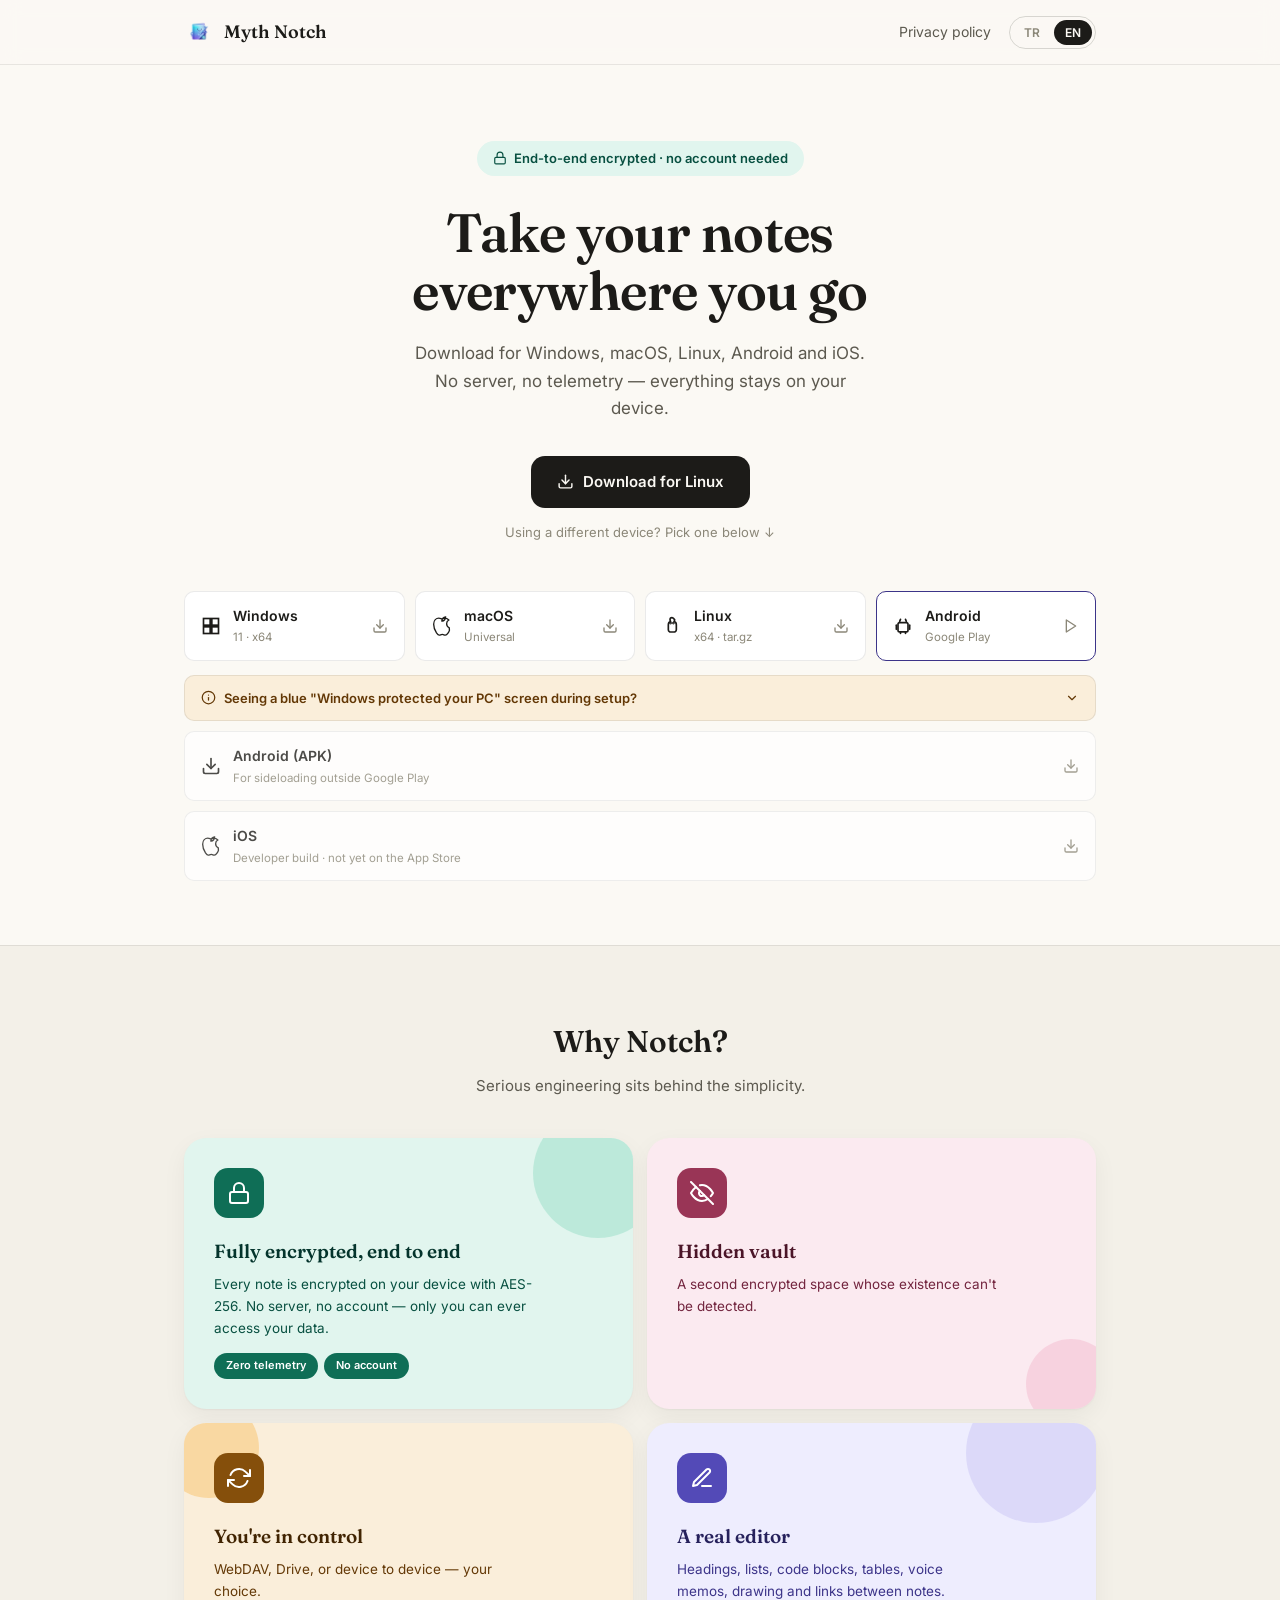
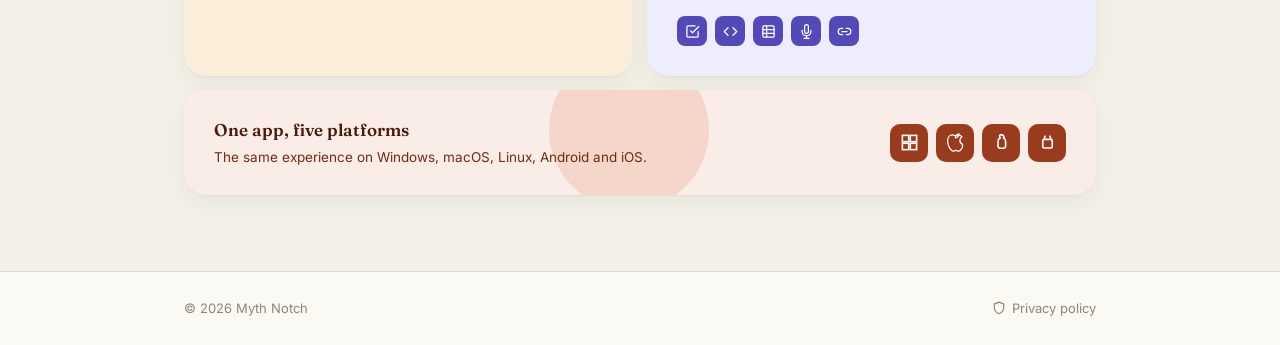
<file: index.html>
<!doctype html>
<html lang="tr">
<head>
<meta charset="utf-8">
<meta name="viewport" content="width=device-width, initial-scale=1">
<title>Myth Notch — Download</title>
<meta name="description" content="Myth Notch: local-first, end-to-end encrypted notes for Windows, macOS, Linux, Android and iOS.">
<link rel="icon" href="data:,">
<link rel="preconnect" href="https://fonts.googleapis.com">
<link rel="preconnect" href="https://fonts.gstatic.com" crossorigin>
<link href="https://fonts.googleapis.com/css2?family=Fraunces:wght@500;600&family=Inter:wght@400;500;600&display=swap" rel="stylesheet">
<link rel="stylesheet" href="assets/css/style.css">
</head>
<body>

<header class="site-header">
  <div class="container">
    <a href="./" class="brand-mark">
      <img src="assets/icons/logo.png" alt="Myth Notch Logo" class="brand-logo" />
      Myth Notch
    </a>
    <div class="header-actions">
      <a class="privacy-link" href="privacy/">
        <span data-lang="tr">Gizlilik politikası</span><span data-lang="en">Privacy policy</span>
      </a>
      <div class="lang-toggle">
        <button type="button" data-set-lang="tr">TR</button>
        <button type="button" data-set-lang="en">EN</button>
      </div>
    </div>
  </div>
</header>

<section class="hero">
  <div class="container">
    <div class="hero-badge">
      <svg viewBox="0 0 24 24" fill="none" stroke="currentColor" stroke-width="2" stroke-linecap="round" stroke-linejoin="round"><rect x="3" y="11" width="18" height="11" rx="2" ry="2"/><path d="M7 11V7a5 5 0 0 1 10 0v4"/></svg>
      <span data-lang="tr">Uçtan uca şifreli · hesap gerektirmez</span>
      <span data-lang="en">End-to-end encrypted · no account needed</span>
    </div>

    <h1>
      <span data-lang="tr">Notlarını her yerde<br>yanında taşı</span>
      <span data-lang="en">Take your notes<br>everywhere you go</span>
    </h1>

    <p class="lead">
      <span data-lang="tr">Windows, macOS, Linux, Android ve iOS için indir. Sunucu yok, telemetri yok — her şey senin cihazında.</span>
      <span data-lang="en">Download for Windows, macOS, Linux, Android and iOS. No server, no telemetry — everything stays on your device.</span>
    </p>

    <a id="hero-cta" class="cta-primary" href="#" data-dl="windows">
      <svg viewBox="0 0 24 24" fill="none" stroke="currentColor" stroke-width="2" stroke-linecap="round" stroke-linejoin="round"><path d="M21 15v4a2 2 0 0 1-2 2H5a2 2 0 0 1-2-2v-4"/><polyline points="7 10 12 15 17 10"/><line x1="12" y1="15" x2="12" y2="3"/></svg>
      <span class="cta-label">Windows için indir</span>
    </a>

    <p class="hero-hint">
      <span data-lang="tr">Farklı bir cihaz mı kullanıyorsun? Aşağıdan seç ↓</span>
      <span data-lang="en">Using a different device? Pick one below ↓</span>
    </p>
  </div>
</section>

<section class="platform-strip">
  <div class="container">
    <div class="platform-grid">

      <a class="platform-row" href="#" data-dl="windows">
        <svg class="icon" viewBox="0 0 24 24" fill="none" stroke="currentColor" stroke-width="2"><rect x="3" y="3" width="8" height="8"/><rect x="13" y="3" width="8" height="8"/><rect x="3" y="13" width="8" height="8"/><rect x="13" y="13" width="8" height="8"/></svg>
        <span class="info">
          <p class="name">Windows</p>
          <p class="sub">11 · x64</p>
        </span>
        <svg class="dl-icon" viewBox="0 0 24 24" fill="none" stroke="currentColor" stroke-width="2" stroke-linecap="round" stroke-linejoin="round"><path d="M21 15v4a2 2 0 0 1-2 2H5a2 2 0 0 1-2-2v-4"/><polyline points="7 10 12 15 17 10"/><line x1="12" y1="15" x2="12" y2="3"/></svg>
      </a>

      <a class="platform-row" href="#" data-dl="macos">
        <svg class="icon" viewBox="0 0 24 24" fill="none" stroke="currentColor" stroke-width="1.6"><path d="M16.365 1.43c0 1.14-.493 2.27-1.177 3.08-.744.9-1.99 1.57-2.987 1.57-.12 0-.23-.02-.3-.03-.01-.06-.04-.22-.04-.39 0-1.15.572-2.27 1.206-2.98.804-.94 2.142-1.64 3.248-1.68.03.13.05.28.05.43zm4.565 15.71c-.03.07-.463 1.58-1.518 3.12-.945 1.34-1.94 2.71-3.43 2.71-1.517 0-1.9-.884-3.63-.884-1.698 0-2.302.913-3.67.913-1.377 0-2.332-1.436-3.428-2.988C2.936 16.53 2 13.14 2 9.928c0-4.86 3.14-7.462 6.246-7.462 1.622 0 2.98.921 3.667.921.673 0 2.207-1.07 3.87-.921 1.03.086 2.925.474 4.34 2.35-.113.07-2.594 1.51-2.567 4.5.03 3.633 3.18 4.842 3.174 4.85z"/></svg>
        <span class="info">
          <p class="name">macOS</p>
          <p class="sub">Universal</p>
        </span>
        <svg class="dl-icon" viewBox="0 0 24 24" fill="none" stroke="currentColor" stroke-width="2" stroke-linecap="round" stroke-linejoin="round"><path d="M21 15v4a2 2 0 0 1-2 2H5a2 2 0 0 1-2-2v-4"/><polyline points="7 10 12 15 17 10"/><line x1="12" y1="15" x2="12" y2="3"/></svg>
      </a>

      <a class="platform-row" href="#" data-dl="linux">
        <svg class="icon" viewBox="0 0 24 24" fill="none" stroke="currentColor" stroke-width="2" stroke-linecap="round" stroke-linejoin="round"><path d="M12 2c-1.4 0-2.4 1.1-2.4 2.5 0 .8.3 1.5.8 1.9-1.6.6-2.8 2.2-2.8 4.1v6.1c0 .9.5 1.7 1.2 2.2.4.3.8.4 1.3.4h4.6c.5 0 .9-.1 1.3-.4.7-.5 1.2-1.3 1.2-2.2v-6.1c0-1.9-1.2-3.5-2.8-4.1.5-.4.8-1.1.8-1.9C14.4 3.1 13.4 2 12 2z"/><circle cx="10.3" cy="8.5" r=".6"/><circle cx="13.7" cy="8.5" r=".6"/></svg>
        <span class="info">
          <p class="name">Linux</p>
          <p class="sub">x64 · tar.gz</p>
        </span>
        <svg class="dl-icon" viewBox="0 0 24 24" fill="none" stroke="currentColor" stroke-width="2" stroke-linecap="round" stroke-linejoin="round"><path d="M21 15v4a2 2 0 0 1-2 2H5a2 2 0 0 1-2-2v-4"/><polyline points="7 10 12 15 17 10"/><line x1="12" y1="15" x2="12" y2="3"/></svg>
      </a>

      <a class="platform-row recommended" href="#" data-dl="android">
        <svg class="icon" viewBox="0 0 24 24" fill="none" stroke="currentColor" stroke-width="2" stroke-linecap="round" stroke-linejoin="round"><rect x="6" y="8" width="12" height="11" rx="2"/><line x1="9" y1="4" x2="8" y2="6.5"/><line x1="15" y1="4" x2="16" y2="6.5"/><line x1="4" y1="11" x2="4" y2="16"/><line x1="20" y1="11" x2="20" y2="16"/><line x1="9" y1="19" x2="9" y2="21"/><line x1="15" y1="19" x2="15" y2="21"/></svg>
        <span class="info">
          <p class="name">Android</p>
          <p class="sub">Google Play</p>
        </span>
        <svg class="dl-icon" viewBox="0 0 24 24" fill="none" stroke="currentColor" stroke-width="2" stroke-linecap="round" stroke-linejoin="round"><polygon points="5 3 19 12 5 21 5 3"/></svg>
      </a>

    </div>
    <details class="smartscreen-note">
      <summary>
        <svg viewBox="0 0 24 24" fill="none" stroke="currentColor" stroke-width="2" stroke-linecap="round" stroke-linejoin="round"><circle cx="12" cy="12" r="10"/><line x1="12" y1="16" x2="12" y2="12"/><line x1="12" y1="8" x2="12.01" y2="8"/></svg>
        <span data-lang="tr">Kurulumda "Windows, bilgisayarınızı korudu" diyen mavi bir ekran mı çıktı?</span>
        <span data-lang="en">Seeing a blue "Windows protected your PC" screen during setup?</span>
        <svg class="chevron" viewBox="0 0 24 24" fill="none" stroke="currentColor" stroke-width="2" stroke-linecap="round" stroke-linejoin="round"><polyline points="6 9 12 15 18 9"/></svg>
      </summary>
      <p data-lang="tr">Bu tamamen normal. Kurulumu başlattığında önce "Windows, bilgisayarınızı korudu" başlıklı mavi bir ekran çıkar — Microsoft Defender SmartScreen'in henüz tanımadığı uygulamalar için gösterdiği standart uyarıdır. "Daha fazla bilgi" bağlantısına, sonra çıkan "Yine de çalıştır" butonuna tıkla. Ardından bazen küçük bir "Bilinmeyen yayıncı" penceresi daha çıkabilir; orada da "Evet"e tıklayarak devam edebilirsin. Myth Notch küçük, bağımsız bir uygulama ve şu an ücretli bir Windows imzalama sertifikası kullanmıyoruz — uyarıların tek sebebi bu, kodda tehlikeli hiçbir şey yok.</p>
      <p data-lang="en">This is completely normal. When you start the installer, a blue screen titled "Windows protected your PC" appears first — Microsoft Defender SmartScreen's standard warning for apps it doesn't yet recognize. Click "More info", then the "Run anyway" button that appears below it. A smaller "Unknown publisher" prompt may follow — click "Yes" there too to continue. Myth Notch is a small independent app and we don't yet use a paid Windows signing certificate — that's the only reason for the warnings, there's nothing unsafe in the app.</p>
    </details>

    <a class="platform-row muted" href="#" data-dl="androidApk" style="margin-top: 10px;" data-tag-tr="APK" data-tag-en="APK">
      <svg class="icon" viewBox="0 0 24 24" fill="none" stroke="currentColor" stroke-width="2" stroke-linecap="round" stroke-linejoin="round"><path d="M21 15v4a2 2 0 0 1-2 2H5a2 2 0 0 1-2-2v-4"/><polyline points="7 10 12 15 17 10"/><line x1="12" y1="15" x2="12" y2="3"/></svg>
      <span class="info">
        <p class="name"><span data-lang="tr">Android (APK)</span><span data-lang="en">Android (APK)</span></p>
        <p class="sub"><span data-lang="tr">Google Play dışından yüklemek için</span><span data-lang="en">For sideloading outside Google Play</span></p>
      </span>
      <svg class="dl-icon" viewBox="0 0 24 24" fill="none" stroke="currentColor" stroke-width="2" stroke-linecap="round" stroke-linejoin="round"><path d="M21 15v4a2 2 0 0 1-2 2H5a2 2 0 0 1-2-2v-4"/><polyline points="7 10 12 15 17 10"/><line x1="12" y1="15" x2="12" y2="3"/></svg>
    </a>

    <a class="platform-row muted" href="#" data-dl="ios" style="margin-top: 10px;">
      <svg class="icon" viewBox="0 0 24 24" fill="none" stroke="currentColor" stroke-width="1.6"><path d="M16.365 1.43c0 1.14-.493 2.27-1.177 3.08-.744.9-1.99 1.57-2.987 1.57-.12 0-.23-.02-.3-.03-.01-.06-.04-.22-.04-.39 0-1.15.572-2.27 1.206-2.98.804-.94 2.142-1.64 3.248-1.68.03.13.05.28.05.43zm4.565 15.71c-.03.07-.463 1.58-1.518 3.12-.945 1.34-1.94 2.71-3.43 2.71-1.517 0-1.9-.884-3.63-.884-1.698 0-2.302.913-3.67.913-1.377 0-2.332-1.436-3.428-2.988C2.936 16.53 2 13.14 2 9.928c0-4.86 3.14-7.462 6.246-7.462 1.622 0 2.98.921 3.667.921.673 0 2.207-1.07 3.87-.921 1.03.086 2.925.474 4.34 2.35-.113.07-2.594 1.51-2.567 4.5.03 3.633 3.18 4.842 3.174 4.85z"/></svg>
      <span class="info">
        <p class="name">
          <span data-lang="tr">iOS</span><span data-lang="en">iOS</span>
        </p>
        <p class="sub">
          <span data-lang="tr">Geliştirici build · henüz App Store'da değil</span>
          <span data-lang="en">Developer build · not yet on the App Store</span>
        </p>
      </span>
      <svg class="dl-icon" viewBox="0 0 24 24" fill="none" stroke="currentColor" stroke-width="2" stroke-linecap="round" stroke-linejoin="round"><path d="M21 15v4a2 2 0 0 1-2 2H5a2 2 0 0 1-2-2v-4"/><polyline points="7 10 12 15 17 10"/><line x1="12" y1="15" x2="12" y2="3"/></svg>
    </a>
  </div>
</section>

<section class="features">
  <div class="container">
    <div class="features-head">
      <h2><span data-lang="tr">Neden Notch?</span><span data-lang="en">Why Notch?</span></h2>
      <p>
        <span data-lang="tr">Sadeliğin arkasında ciddi bir mühendislik var.</span>
        <span data-lang="en">Serious engineering sits behind the simplicity.</span>
      </p>
    </div>

    <div class="bento">

      <div class="bento-card bento-teal">
        <div class="blob" style="width:130px;height:130px;top:-30px;right:-30px;"></div>
        <div class="icon-wrap">
          <svg viewBox="0 0 24 24" fill="none" stroke="currentColor" stroke-width="2" stroke-linecap="round" stroke-linejoin="round"><rect x="3" y="11" width="18" height="11" rx="2" ry="2"/><path d="M7 11V7a5 5 0 0 1 10 0v4"/></svg>
        </div>
        <h3><span data-lang="tr">Tamamen şifreli, uçtan uca</span><span data-lang="en">Fully encrypted, end to end</span></h3>
        <p>
          <span data-lang="tr">Her not AES-256 ile cihazında şifrelenir. Sunucumuz yok, hesabın yok — verine yalnızca sen erişebilirsin.</span>
          <span data-lang="en">Every note is encrypted on your device with AES-256. No server, no account — only you can ever access your data.</span>
        </p>
        <div class="pills">
          <span class="pill"><span data-lang="tr">Sıfır telemetri</span><span data-lang="en">Zero telemetry</span></span>
          <span class="pill"><span data-lang="tr">Hesapsız</span><span data-lang="en">No account</span></span>
        </div>
      </div>

      <div class="bento-card bento-pink">
        <div class="blob" style="width:90px;height:90px;bottom:-20px;right:-20px;"></div>
        <div class="icon-wrap">
          <svg viewBox="0 0 24 24" fill="none" stroke="currentColor" stroke-width="2" stroke-linecap="round" stroke-linejoin="round"><path d="M17.94 17.94A10.94 10.94 0 0 1 12 20c-7 0-11-8-11-8a18.45 18.45 0 0 1 5.06-5.94M9.9 4.24A9.12 9.12 0 0 1 12 4c7 0 11 8 11 8a18.5 18.5 0 0 1-2.16 3.19m-6.72-1.07a3 3 0 1 1-4.24-4.24"/><line x1="1" y1="1" x2="23" y2="23"/></svg>
        </div>
        <h3><span data-lang="tr">Gizli kasa</span><span data-lang="en">Hidden vault</span></h3>
        <p>
          <span data-lang="tr">Varlığı bile fark edilmeyen ikinci bir şifreli alan.</span>
          <span data-lang="en">A second encrypted space whose existence can't be detected.</span>
        </p>
      </div>

      <div class="bento-card bento-amber">
        <div class="blob" style="width:100px;height:100px;top:-25px;left:-25px;"></div>
        <div class="icon-wrap">
          <svg viewBox="0 0 24 24" fill="none" stroke="currentColor" stroke-width="2" stroke-linecap="round" stroke-linejoin="round"><polyline points="23 4 23 10 17 10"/><polyline points="1 20 1 14 7 14"/><path d="M3.51 9a9 9 0 0 1 14.85-3.36L23 10M1 14l4.64 4.36A9 9 0 0 0 20.49 15"/></svg>
        </div>
        <h3><span data-lang="tr">Senin kontrolünde</span><span data-lang="en">You're in control</span></h3>
        <p>
          <span data-lang="tr">WebDAV, Drive ya da cihazdan cihaza — tercih senin.</span>
          <span data-lang="en">WebDAV, Drive, or device to device — your choice.</span>
        </p>
      </div>

      <div class="bento-card bento-purple">
        <div class="blob" style="width:140px;height:140px;top:-40px;right:-10px;"></div>
        <div class="icon-wrap">
          <svg viewBox="0 0 24 24" fill="none" stroke="currentColor" stroke-width="2" stroke-linecap="round" stroke-linejoin="round"><path d="M12 20h9"/><path d="M16.5 3.5a2.121 2.121 0 0 1 3 3L7 19l-4 1 1-4L16.5 3.5z"/></svg>
        </div>
        <h3><span data-lang="tr">Gerçek bir editör</span><span data-lang="en">A real editor</span></h3>
        <p>
          <span data-lang="tr">Başlıklar, listeler, kod blokları, tablolar, sesli not, çizim ve notlar arası bağlantılar.</span>
          <span data-lang="en">Headings, lists, code blocks, tables, voice memos, drawing and links between notes.</span>
        </p>
        <div class="icon-row">
          <span class="mini"><svg viewBox="0 0 24 24" fill="none" stroke="currentColor" stroke-width="2" stroke-linecap="round" stroke-linejoin="round"><polyline points="9 11 12 14 22 4"/><path d="M21 12v7a2 2 0 0 1-2 2H5a2 2 0 0 1-2-2V5a2 2 0 0 1 2-2h11"/></svg></span>
          <span class="mini"><svg viewBox="0 0 24 24" fill="none" stroke="currentColor" stroke-width="2" stroke-linecap="round" stroke-linejoin="round"><polyline points="16 18 22 12 16 6"/><polyline points="8 6 2 12 8 18"/></svg></span>
          <span class="mini"><svg viewBox="0 0 24 24" fill="none" stroke="currentColor" stroke-width="2" stroke-linecap="round" stroke-linejoin="round"><rect x="3" y="3" width="18" height="18" rx="2"/><line x1="3" y1="9" x2="21" y2="9"/><line x1="3" y1="15" x2="21" y2="15"/><line x1="9" y1="3" x2="9" y2="21"/></svg></span>
          <span class="mini"><svg viewBox="0 0 24 24" fill="none" stroke="currentColor" stroke-width="2" stroke-linecap="round" stroke-linejoin="round"><path d="M12 1a3 3 0 0 0-3 3v8a3 3 0 0 0 6 0V4a3 3 0 0 0-3-3z"/><path d="M19 10v2a7 7 0 0 1-14 0v-2"/><line x1="12" y1="19" x2="12" y2="23"/><line x1="8" y1="23" x2="16" y2="23"/></svg></span>
          <span class="mini"><svg viewBox="0 0 24 24" fill="none" stroke="currentColor" stroke-width="2" stroke-linecap="round" stroke-linejoin="round"><path d="M9 17H7A5 5 0 0 1 7 7h2"/><path d="M15 7h2a5 5 0 1 1 0 10h-2"/><line x1="8" y1="12" x2="16" y2="12"/></svg></span>
        </div>
      </div>

      <div class="bento-card bento-coral">
        <div class="blob" style="width:160px;height:160px;top:-40px;left:40%;"></div>
        <div>
          <h3><span data-lang="tr">Tek bir uygulama, beş platform</span><span data-lang="en">One app, five platforms</span></h3>
          <p>
            <span data-lang="tr">Windows, macOS, Linux, Android ve iOS'ta aynı deneyim.</span>
            <span data-lang="en">The same experience on Windows, macOS, Linux, Android and iOS.</span>
          </p>
        </div>
        <div class="icon-row">
          <span class="mini"><svg viewBox="0 0 24 24" fill="none" stroke="currentColor" stroke-width="2"><rect x="3" y="3" width="8" height="8"/><rect x="13" y="3" width="8" height="8"/><rect x="3" y="13" width="8" height="8"/><rect x="13" y="13" width="8" height="8"/></svg></span>
          <span class="mini"><svg viewBox="0 0 24 24" fill="none" stroke="currentColor" stroke-width="1.6"><path d="M16.365 1.43c0 1.14-.493 2.27-1.177 3.08-.744.9-1.99 1.57-2.987 1.57-.12 0-.23-.02-.3-.03-.01-.06-.04-.22-.04-.39 0-1.15.572-2.27 1.206-2.98.804-.94 2.142-1.64 3.248-1.68.03.13.05.28.05.43zm4.565 15.71c-.03.07-.463 1.58-1.518 3.12-.945 1.34-1.94 2.71-3.43 2.71-1.517 0-1.9-.884-3.63-.884-1.698 0-2.302.913-3.67.913-1.377 0-2.332-1.436-3.428-2.988C2.936 16.53 2 13.14 2 9.928c0-4.86 3.14-7.462 6.246-7.462 1.622 0 2.98.921 3.667.921.673 0 2.207-1.07 3.87-.921 1.03.086 2.925.474 4.34 2.35-.113.07-2.594 1.51-2.567 4.5.03 3.633 3.18 4.842 3.174 4.85z"/></svg></span>
          <span class="mini"><svg viewBox="0 0 24 24" fill="none" stroke="currentColor" stroke-width="2" stroke-linecap="round" stroke-linejoin="round"><path d="M12 2c-1.4 0-2.4 1.1-2.4 2.5 0 .8.3 1.5.8 1.9-1.6.6-2.8 2.2-2.8 4.1v6.1c0 .9.5 1.7 1.2 2.2.4.3.8.4 1.3.4h4.6c.5 0 .9-.1 1.3-.4.7-.5 1.2-1.3 1.2-2.2v-6.1c0-1.9-1.2-3.5-2.8-4.1.5-.4.8-1.1.8-1.9C14.4 3.1 13.4 2 12 2z"/></svg></span>
          <span class="mini"><svg viewBox="0 0 24 24" fill="none" stroke="currentColor" stroke-width="2" stroke-linecap="round" stroke-linejoin="round"><rect x="6" y="8" width="12" height="11" rx="2"/><line x1="9" y1="4" x2="8" y2="6.5"/><line x1="15" y1="4" x2="16" y2="6.5"/></svg></span>
        </div>
      </div>

    </div>
  </div>
</section>

<footer class="site-footer">
  <div class="container">
    <span>&copy; 2026 Myth Notch</span>
    <a href="privacy/">
      <svg viewBox="0 0 24 24" fill="none" stroke="currentColor" stroke-width="2" stroke-linecap="round" stroke-linejoin="round"><path d="M12 22s8-4 8-10V5l-8-3-8 3v7c0 6 8 10 8 10z"/></svg>
      <span data-lang="tr">Gizlilik politikası</span><span data-lang="en">Privacy policy</span>
    </a>
  </div>
</footer>

<script src="assets/js/main.js"></script>
</body>
</html>
</file>
<file: assets/css/style.css>
:root {
  --bg: #FBF9F4;
  --surface: #FFFFFF;
  --surface-2: #F3F0E8;
  --ink: #1C1B18;
  --ink-soft: #5C594F;
  --ink-faint: #8B8778;
  --border: rgba(28, 27, 24, 0.09);
  --border-strong: rgba(28, 27, 24, 0.16);
  --brand: #3C3489;
  --brand-ink: #26215C;

  --teal-50: #E1F5EE; --teal-100: #9FE1CB; --teal-600: #0F6E56; --teal-800: #085041; --teal-900: #04342C;
  --pink-50: #FBEAF0; --pink-100: #F4C0D1; --pink-600: #993556; --pink-800: #72243E; --pink-900: #4B1528;
  --amber-50: #FAEEDA; --amber-100: #FAC775; --amber-600: #854F0B; --amber-800: #633806; --amber-900: #412402;
  --purple-50: #EEEDFE; --purple-100: #CECBF6; --purple-600: #534AB7; --purple-800: #3C3489; --purple-900: #26215C;
  --coral-50: #FAECE7; --coral-100: #F5C4B3; --coral-600: #993C1D; --coral-800: #712B13; --coral-900: #4A1B0C;

  --radius-sm: 10px;
  --radius-md: 16px;
  --radius-lg: 22px;
  --font-display: 'Fraunces', Georgia, serif;
  --font-body: 'Inter', -apple-system, BlinkMacSystemFont, 'Segoe UI', sans-serif;
  --shadow-card: 0 1px 2px rgba(28,27,24,0.04), 0 8px 24px rgba(28,27,24,0.05);
}

* { box-sizing: border-box; }

html { scroll-behavior: smooth; }

body {
  margin: 0;
  background: var(--bg);
  color: var(--ink);
  font-family: var(--font-body);
  font-size: 16px;
  line-height: 1.6;
  -webkit-font-smoothing: antialiased;
}

img, svg { display: block; max-width: 100%; }

a { color: inherit; }

.container {
  max-width: 960px;
  margin: 0 auto;
  padding: 0 24px;
}

/* ---------- Header ---------- */

.site-header {
  position: sticky;
  top: 0;
  z-index: 40;
  background: rgba(251, 249, 244, 0.86);
  backdrop-filter: blur(10px);
  border-bottom: 1px solid var(--border);
}

.site-header .container {
  display: flex;
  align-items: center;
  justify-content: space-between;
  height: 64px;
}

.brand-mark {
  display: flex;
  align-items: center;
  gap: 10px;
  font-family: var(--font-display);
  font-weight: 600;
  font-size: 18px;
  text-decoration: none;
  color: var(--ink);
}

.brand-logo {
  width: 30px;
  height: 30px;
  object-fit: contain;
  flex-shrink: 0;
}

.header-actions {
  display: flex;
  align-items: center;
  gap: 18px;
  font-size: 14px;
}

.header-actions a.privacy-link {
  text-decoration: none;
  color: var(--ink-soft);
  transition: color 0.15s ease;
}

.header-actions a.privacy-link:hover { color: var(--ink); }

.lang-toggle {
  display: inline-flex;
  border: 1px solid var(--border-strong);
  border-radius: 20px;
  padding: 3px;
  gap: 2px;
}

.lang-toggle button {
  border: none;
  background: transparent;
  font-family: var(--font-body);
  font-size: 12px;
  font-weight: 600;
  padding: 5px 11px;
  border-radius: 16px;
  cursor: pointer;
  color: var(--ink-faint);
  letter-spacing: 0.02em;
}

.lang-toggle button.active {
  background: var(--ink);
  color: var(--bg);
}

/* ---------- Hero ---------- */

.hero {
  padding: 76px 0 40px;
  text-align: center;
}

.hero-badge {
  display: inline-flex;
  align-items: center;
  gap: 7px;
  background: var(--teal-50);
  color: var(--teal-800);
  font-size: 13px;
  font-weight: 600;
  padding: 7px 16px;
  border-radius: 20px;
  margin-bottom: 28px;
}

.hero-badge svg { width: 14px; height: 14px; stroke: var(--teal-800); }

.hero h1 {
  font-family: var(--font-display);
  font-weight: 600;
  font-size: clamp(34px, 5.4vw, 54px);
  line-height: 1.08;
  letter-spacing: -0.01em;
  margin: 0 0 20px;
}

.hero p.lead {
  font-size: 17px;
  color: var(--ink-soft);
  max-width: 460px;
  margin: 0 auto 34px;
}

.cta-primary {
  display: inline-flex;
  align-items: center;
  gap: 9px;
  background: var(--ink);
  color: var(--bg);
  border: none;
  font-family: var(--font-body);
  font-size: 15px;
  font-weight: 600;
  padding: 14px 26px;
  border-radius: 14px;
  cursor: pointer;
  text-decoration: none;
  transition: transform 0.15s ease, box-shadow 0.15s ease;
}

.cta-primary:hover { transform: translateY(-1px); box-shadow: 0 10px 24px rgba(28,27,24,0.16); }
.cta-primary svg { width: 17px; height: 17px; stroke: var(--bg); fill: none; }

.hero-hint {
  font-size: 13px;
  color: var(--ink-faint);
  margin: 14px 0 0;
}

/* ---------- Platform strip ---------- */

.platform-strip {
  padding: 8px 0 64px;
}

.platform-grid {
  display: grid;
  grid-template-columns: repeat(auto-fit, minmax(190px, 1fr));
  gap: 10px;
}

.platform-row {
  display: flex;
  align-items: center;
  gap: 12px;
  background: var(--surface);
  border: 1px solid var(--border);
  border-radius: var(--radius-sm);
  padding: 13px 16px;
  text-decoration: none;
  color: var(--ink);
  transition: border-color 0.15s ease, transform 0.15s ease;
}

.platform-row:hover { border-color: var(--border-strong); transform: translateY(-1px); }

.platform-row .icon { width: 20px; height: 20px; flex-shrink: 0; stroke: var(--ink); }

.platform-row .info { flex: 1; min-width: 0; }
.platform-row .info .name { font-size: 14px; font-weight: 600; margin: 0; }
.platform-row .info .sub { font-size: 11.5px; color: var(--ink-faint); margin: 1px 0 0; }

.platform-row .dl-icon { width: 16px; height: 16px; stroke: var(--ink-faint); flex-shrink: 0; }

.platform-row.recommended { border: 1.5px solid var(--brand); }

.platform-row.muted { opacity: 0.78; }

.platform-row.muted .name::after {
  content: attr(data-tag);
  font-size: 10px;
  font-weight: 600;
  color: var(--ink-faint);
  margin-left: 6px;
  text-transform: uppercase;
  letter-spacing: 0.03em;
}

/* ---------- Features / bento ---------- */

.features {
  background: var(--surface-2);
  padding: 72px 0 76px;
  border-top: 1px solid var(--border);
  border-bottom: 1px solid var(--border);
}

.features-head {
  text-align: center;
  margin-bottom: 40px;
}

.features-head h2 {
  font-family: var(--font-display);
  font-weight: 600;
  font-size: 30px;
  margin: 0 0 8px;
}

.features-head p {
  font-size: 15px;
  color: var(--ink-soft);
  margin: 0;
}

.bento {
  display: grid;
  grid-template-columns: 1fr 1fr;
  gap: 14px;
}

.bento-card {
  border-radius: var(--radius-lg);
  padding: 30px;
  position: relative;
  overflow: hidden;
  box-shadow: var(--shadow-card);
  opacity: 0;
  transform: translateY(24px) scale(0.97);
  transition: opacity 0.55s ease, transform 0.55s ease;
}

.bento-card.visible { opacity: 1; transform: translateY(0) scale(1); }

.bento-card .blob {
  position: absolute;
  border-radius: 50%;
  opacity: 0.55;
}

.bento-card .icon-wrap {
  width: 50px;
  height: 50px;
  border-radius: 14px;
  display: flex;
  align-items: center;
  justify-content: center;
  margin-bottom: 18px;
  position: relative;
}

.bento-card .icon-wrap svg { width: 24px; height: 24px; stroke: #fff; fill: none; }

.bento-card h3 {
  font-family: var(--font-display);
  font-weight: 600;
  font-size: 19px;
  margin: 0 0 8px;
  position: relative;
}

.bento-card p {
  font-size: 13.5px;
  line-height: 1.6;
  margin: 0 0 14px;
  position: relative;
  max-width: 320px;
}

.bento-card .pills { display: flex; gap: 6px; flex-wrap: wrap; position: relative; }

.bento-card .pill {
  font-size: 11px;
  font-weight: 600;
  color: #fff;
  border-radius: 20px;
  padding: 4px 12px;
}

.bento-card .icon-row { display: flex; gap: 8px; position: relative; }

.bento-card .icon-row .mini {
  width: 30px;
  height: 30px;
  border-radius: 8px;
  display: flex;
  align-items: center;
  justify-content: center;
}

.bento-card .icon-row .mini svg { width: 15px; height: 15px; stroke: #fff; }

.bento-teal { background: var(--teal-50); }
.bento-teal .icon-wrap, .bento-teal .pill { background: var(--teal-600); }
.bento-teal h3 { color: var(--teal-900); }
.bento-teal p { color: var(--teal-800); }
.bento-teal .blob { background: var(--teal-100); }

.bento-pink { background: var(--pink-50); }
.bento-pink .icon-wrap { background: var(--pink-600); }
.bento-pink h3 { color: var(--pink-900); }
.bento-pink p { color: var(--pink-800); }
.bento-pink .blob { background: var(--pink-100); }

.bento-amber { background: var(--amber-50); }
.bento-amber .icon-wrap { background: var(--amber-600); }
.bento-amber h3 { color: var(--amber-900); }
.bento-amber p { color: var(--amber-800); }
.bento-amber .blob { background: var(--amber-100); }

.bento-purple { background: var(--purple-50); }
.bento-purple .icon-wrap, .bento-purple .icon-row .mini { background: var(--purple-600); }
.bento-purple h3 { color: var(--purple-900); }
.bento-purple p { color: var(--purple-800); }
.bento-purple .blob { background: var(--purple-100); }

.bento-coral {
  background: var(--coral-50);
  grid-column: 1 / -1;
  display: flex;
  align-items: center;
  justify-content: space-between;
  gap: 20px;
  flex-wrap: wrap;
  padding: 26px 30px;
}

.bento-coral .blob { background: var(--coral-100); }
.bento-coral h3 { color: var(--coral-900); font-size: 17px; margin-bottom: 4px; }
.bento-coral p { color: var(--coral-800); margin: 0; max-width: none; }
.bento-coral .icon-row .mini { background: var(--coral-600); width: 38px; height: 38px; border-radius: 10px; }
.bento-coral .icon-row .mini svg { width: 19px; height: 19px; }

.bento-span2 { grid-column: span 1; }
.bento-wide { grid-column: span 1; }

@media (min-width: 640px) {
  .bento-row-1 { grid-template-columns: 1.4fr 1fr; }
}

/* ---------- Footer ---------- */

.site-footer {
  padding: 26px 0;
}

.site-footer .container {
  display: flex;
  align-items: center;
  justify-content: space-between;
  font-size: 13px;
  color: var(--ink-faint);
  flex-wrap: wrap;
  gap: 10px;
}

.site-footer a {
  text-decoration: none;
  color: var(--ink-faint);
  display: inline-flex;
  align-items: center;
  gap: 6px;
  transition: color 0.15s ease;
}

.site-footer a:hover { color: var(--ink-soft); }
.site-footer a svg { width: 14px; height: 14px; stroke: currentColor; }

/* ---------- Legal page ---------- */

.legal-shell {
  max-width: 760px;
  margin: 0 auto;
  padding: 48px 24px 80px;
}

.legal-shell h1 {
  font-family: var(--font-display);
  font-size: 32px;
  margin: 0 0 6px;
}

.legal-shell .doc-meta {
  font-size: 13px;
  color: var(--ink-faint);
  margin: 0 0 36px;
}

.legal-shell h2 {
  font-family: var(--font-display);
  font-size: 20px;
  margin: 40px 0 12px;
}

.legal-shell h3 {
  font-size: 15px;
  margin: 24px 0 8px;
}

.legal-shell p, .legal-shell li { font-size: 14.5px; color: var(--ink-soft); line-height: 1.75; }

.legal-shell table {
  width: 100%;
  border-collapse: collapse;
  font-size: 13.5px;
  margin: 16px 0;
}

.legal-shell th, .legal-shell td {
  text-align: left;
  padding: 8px 10px;
  border-bottom: 1px solid var(--border);
  color: var(--ink-soft);
}

.legal-shell th { color: var(--ink); font-weight: 600; }

.legal-toc {
  display: flex;
  gap: 10px;
  margin-bottom: 32px;
  border-bottom: 1px solid var(--border);
  padding-bottom: 14px;
}

.legal-toc button {
  border: 1px solid var(--border-strong);
  background: var(--surface);
  border-radius: 20px;
  padding: 7px 16px;
  font-size: 13px;
  font-weight: 600;
  cursor: pointer;
  color: var(--ink-soft);
}

.legal-toc button.active { background: var(--ink); color: var(--bg); border-color: var(--ink); }

.legal-shell blockquote {
  margin: 16px 0;
  padding: 14px 18px;
  border-left: 3px solid var(--amber-600);
  background: var(--amber-50);
  border-radius: 0 var(--radius-sm) var(--radius-sm) 0;
  font-size: 13.5px;
  color: var(--amber-900);
}
/* ---------- SmartScreen note ---------- */

.smartscreen-note {
  margin-top: 14px;
  border-radius: var(--radius-sm);
  background: var(--amber-50);
  border: 1px solid var(--border);
}

.smartscreen-note summary {
  list-style: none;
  cursor: pointer;
  display: flex;
  align-items: center;
  gap: 8px;
  padding: 12px 16px;
  font-size: 13px;
  font-weight: 600;
  color: var(--amber-800);
}

.smartscreen-note summary::-webkit-details-marker { display: none; }

.smartscreen-note summary svg {
  width: 15px;
  height: 15px;
  stroke: var(--amber-800);
  flex-shrink: 0;
}

.smartscreen-note summary .chevron {
  margin-left: auto;
  width: 14px;
  height: 14px;
  stroke: var(--amber-800);
  transition: transform 0.15s ease;
}

.smartscreen-note[open] summary .chevron { transform: rotate(180deg); }

.smartscreen-note p {
  margin: 0;
  padding: 0 16px 14px 38px;
  font-size: 13px;
  line-height: 1.65;
  color: var(--amber-900);
}

/* ---------- Utility / i18n ---------- */

[data-lang] { display: none; }
[data-lang].lang-active { display: block; }
span[data-lang].lang-active,
strong[data-lang].lang-active { display: inline; }

@media (max-width: 640px) {
  .bento { grid-template-columns: 1fr; }
  .bento-row-1 { grid-template-columns: 1fr; }
  .bento-coral { flex-direction: column; align-items: flex-start; }
  .hero { padding: 56px 0 32px; }
  .header-actions { gap: 10px; }
  .header-actions .privacy-link { display: none; }
}

@media (prefers-reduced-motion: reduce) {
  html { scroll-behavior: auto; }
  .bento-card { transition: opacity 0.3s ease; transform: none !important; }
  .cta-primary:hover { transform: none; }
}
</file>
